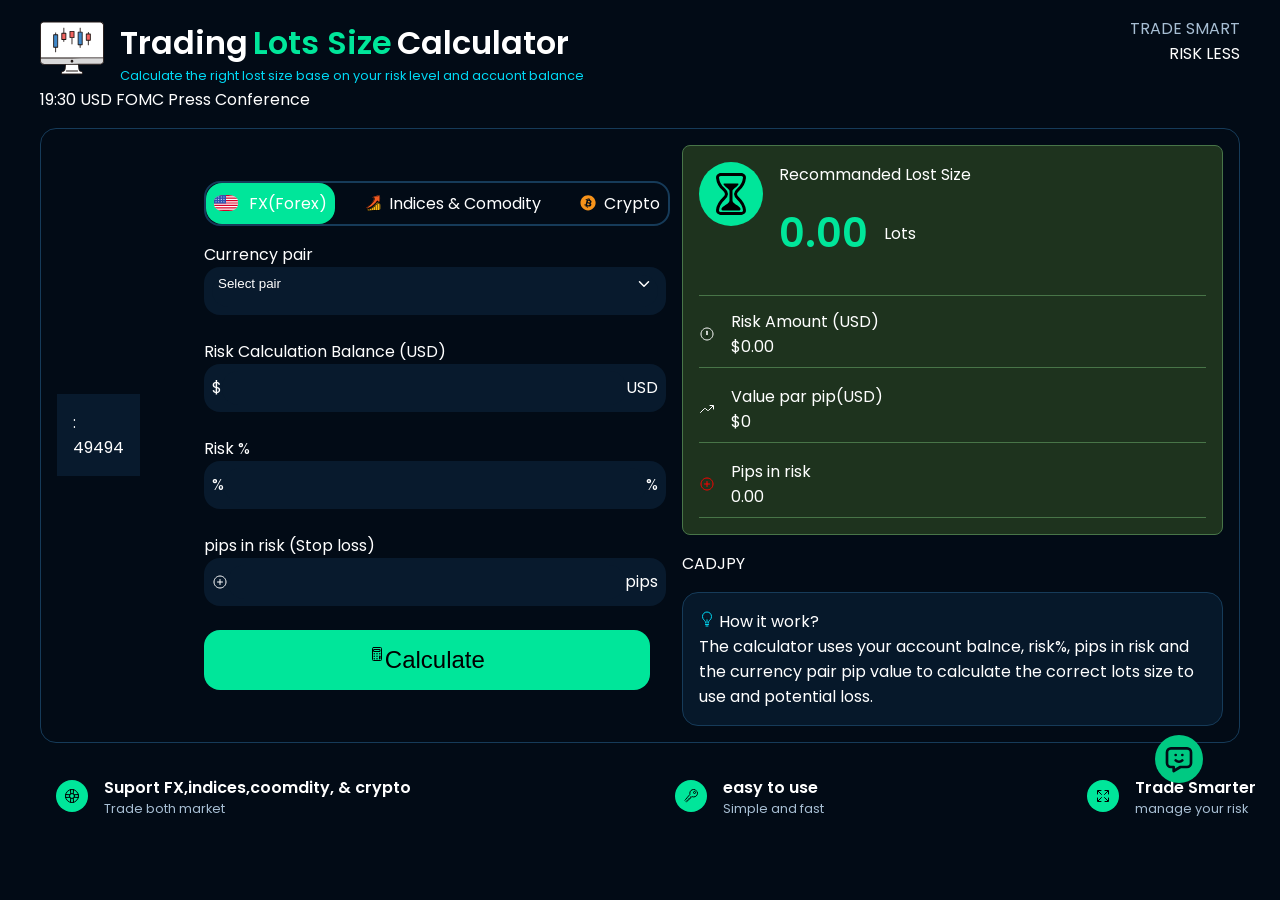
<file: index.html>
<!DOCTYPE html>
<html lang="en">
<head>
  <meta charset="UTF-8">
  <meta name="viewport" content="width=device-width, initial-scale=1.0">
 <link rel="preconnect" href="https://fonts.googleapis.com">
<link rel="preconnect" href="https://fonts.gstatic.com" crossorigin>
<link href="https://fonts.googleapis.com/css2?family=Poppins:ital,wght@0,100;0,200;0,300;0,400;0,500;0,600;0,700;0,800;0,900;1,100;1,200;1,300;1,400;1,500;1,600;1,700;1,800;1,900&display=swap" rel="stylesheet">

  <link rel="stylesheet" href="index.css">
  <title>Document</title>
</head>
<body>

<div class="container" >
<div id="calculatorpage" class="page">



  <header>
<div class="head-text-and-image">
  <div class="top-head">
        <img class="top-logo trade-image" src="logo & flag/STOCK.svg" alt="logo">

  </div>

<div class="head-text-rap">

<span class="heade-text">Trading <span class="lots-size-text">Lots Size </span>  Calculator </span>

  <p class="header-description">Calculate the right lost size base on your risk level and accuont balance</p>
</div>
</div>
 
  
<div class="right-text">
  <span>TRADE SMART</span>
<span class="risk-less">RISK LESS</span>
</div>

<div class="top-head topmeanu">
  <img class="top-logo " src="icons/menu-svgrepo-com (4).svg" alt="">

</div>
  </header>

  <!-- news -->
<div class="news-container">
  <div class="news">
<span>19:30
USD		
FOMC Press Conference</span>
  </div>
  
  </div>
<!-- news end -->


<!-- main-feature -->
<div class="mainpage">


<!--  market selection-->
  <div class="pairselcted">
    <!-- <span class="currencyselcted">no pair</span>: -->
    <span id="pairsymbol">:</span>
    <span id="liveprice">49494</span>
  </div>

  <div class="brokerandprop-display">

  </div>





<div class="market-selection">

<div class="disable-confirmation">
  <p class="thefx"></p><p class="thedity"></p> <p class="thepto"></p>
</div>

<div class="market-rap">

  <div class="market fx"><img class="flag"src="logo & flag/US.svg" alt=""><span class="market-leection">FX(Forex)</span></div>

<div class="market inds"> 
  <img class="icons" src="icons/strend.svg" alt=""> <span class="market-leection">Indices & Comodity</span> 
</div>

<div class="market cryp"> <img class="icons" src="icons/CRYPTO.svg" alt=""> <span class="market-leection" >Crypto</span></div>



</div>

<!-- market selection end -->



<!-- forex -->






<div class="mainfeature">





<div>
    <label for=" Currncy pair" class="pairs"></label>
<div class="inputs">
   <button  type="button" class="btn input-text" id="select-pair">

    <span class="currency"></span>
     <img class="btn-image" src="icons/chevron-down-outline (1).svg" alt="">
  
  </button>
</div>
 

</div>











<div>
  <label for=""> Risk Calculation Balance (USD)</label>
<div class="inputs">$
<input type="number" name="" id="balance">
<span>USD</span>
</div>
<div class="save-balance-rap">
 <button class="save-balance"></button> 
</div>

</div>


<div>
  <label for="">Risk %</label>
<div class="inputs">%
  <input class="input-text" type="number" id="Risk">
  <span>%</span>
</div>
</div>

<div>
  <label for="">pips in risk (Stop loss)</label>
<div class="inputs">
  <img class="icons" src="icons/add-circle-outline.svg" alt="">
  <input class="input-text" type="number" id="pips">
  <span>pips</span>
</div>
</div>







<button class="calculate-btn"> 
  <img class="icons" src="icons/calculator-outline.svg" alt=""> Calculate
</button>



</div>

</div>



<div class="blur"> 
    
<ul  class="ul-page" id="forex">
  <!-- major pairs -->
   <!-- <li class="currency-piars">Currency piars</li> -->

   
<li class="list" onclick="gatedata('GBP/USD')" ><img class="flag"  src="logo & flag/GB.svg" alt=""><img class="flag"  src="logo & flag/US.svg" alt="">GBPUSD</li>

<li class="list" onclick="gatedata('EUR/USD')"><img class="flag"  src="logo & flag/EU.svg" alt=""><img class="flag" src="logo & flag/US.svg" alt="">EURUSD</li>


<li class="list"  onclick="gatedata('AUD/USD')"><img class="flag"  src="logo & flag/AU.svg" alt=""><img class="flag" src="logo & flag/US.svg" alt="">AUDUSD</li>

<li class="list"  onclick="gatedata('NZD/USD')"><img class="flag"  src="logo & flag/NZ.svg" alt=""><img class="flag"  src="logo & flag/US.svg" alt="">NZDUSD</li>

<li class="list"  onclick="gatedata('USD/JPY')"><img class="flag"  src="logo & flag/US.svg" alt=""><img class="flag" src="logo & flag/JP.svg" alt="">USDJPY</li>

<li class="list" onclick="gatedata('USD/CHF')" ><img class="flag"  src="logo & flag/US.svg" alt=""><img class="flag" src="logo & flag/CH.svg" alt="">USDCHF</li>

<li class="list" onclick="gatedata('USD/CAD')" > <img class="flag"  src="logo & flag/US.svg" alt=""><img class="flag"  src="logo & flag/CA.svg" alt="">USDCAD</li>
<!-- major pairs end -->

<!-- minor pairs -->
 <li class="list" onclick="gatedata('CAD/JPY')" ><img class="flag"  src="logo & flag/CA.svg" alt=""><img class="flag"  src="logo & flag/JP.svg" alt="">CADJPY</li>

 <li class="list" onclick="gatedata('GBP/AUD')" ><img class="flag"  src="logo & flag/GB.svg" alt=""><img class="flag" src="logo & flag/AU.svg" alt="">GBPAUD</li>

 <li class="list" onclick="gatedata('GBP/CAD')" ><img class="flag"  src="logo & flag/GB.svg" alt=""><img class="flag" src="logo & flag/CA.svg" alt="">GBPCAD</li>

 <li class="list" onclick="gatedata('AUD/JPY')" ><img class="flag"  src="logo & flag/AU.svg" alt=""><img class="flag" src="logo & flag/JP.svg" alt="">AUDJPY</li>

 <li class="list" onclick="gatedata('GBP/NZD')" ><img class="flag"  src="logo & flag/GB.svg" alt=""><img class="flag" src="logo & flag/NZ.svg" alt="">GBPNZD</li>
 <li class="list" onclick="gatedata('GBP/CHF')" ><img class="flag"  src="logo & flag/GB.svg" alt=""><img class="flag" src="logo & flag/CH.svg" alt="">GBPCHF</li>
  <li class="list" onclick="gatedata('NZD/JPY')" ><img class="flag"  src="logo & flag/NZ.svg" alt=""><img class="flag" src="logo & flag/JP.svg" alt="">NZDJPY</li>
 <li class="list" onclick="gatedata('AUD/CAD')" ><img class="flag"  src="logo & flag/AU.svg" alt=""><img class="flag" src="logo & flag/CA.svg" alt="">AUDCAD</li>
 <li class="list" onclick="gatedata('GBP/JPY')" ><img class="flag"  src="logo & flag/GB.svg" alt=""><img class="flag" src="logo & flag/JP.svg" alt="">GBPJPY</li>
  <li class="list" onclick="gatedata('EUR/AUD')" ><img class="flag"  src="logo & flag/EU.svg" alt=""><img class="flag" src="logo & flag/AU.svg" alt="">EURAUD</li>
<li class="list" onclick="gatedata('EUR/GBP')" ><img class="flag"  src="logo & flag/EU.svg" alt=""><img class="flag" src="logo & flag/GB.svg" alt="">EURGBP</li>
 <li class="list" onclick="gatedata('AUD/CHF')" ><img class="flag"  src="logo & flag/AU.svg" alt=""><img class="flag" src="logo & flag/CH.svg" alt="">AUDCHF</li>
 <li class="list" onclick="gatedata('NZD/CAD')" ><img class="flag"  src="logo & flag/NZ.svg" alt=""><img class="flag" src="logo & flag/CA.svg" alt="">NZDCAD</li>
 <li class="list" onclick="gatedata('EUR/JPY')" ><img class="flag"  src="logo & flag/EU.svg" alt=""><img class="flag" src="logo & flag/JP.svg" alt="">EURJPY</li>
 <li class="list" onclick="gatedata('NZD/CHF')" ><img class="flag"  src="logo & flag/NZ.svg" alt=""><img class="flag" src="logo & flag/CH.svg" alt="">NZDCHF</li>
 <li class="list" onclick="gatedata('EUR/CAD')" ><img class="flag"  src="logo & flag/EU.svg" alt=""><img class="flag" src="logo & flag/CA.svg" alt="">EURCAD</li>

 <li class="list" onclick="gatedata('CHF/JPY')" ><img class="flag"  src="logo & flag/CH.svg" alt=""><img class="flag" src="logo & flag/JP.svg" alt="">CHFJPY</li>
  <li class="list" onclick="gatedata('EUR/CHF')" ><img class="flag"  src="logo & flag/EU.svg" alt=""><img class="flag" src="logo & flag/CH.svg" alt="">EURCHF</li>
   <li class="list" onclick="gatedata('EUR/NZD')" ><img class="flag"  src="logo & flag/EU.svg" alt=""><img class="flag" src="logo & flag/NZ.svg" alt="">EURNZD</li>
  <li class="list" onclick="gatedata('EUR/NZD')" ><img class="flag"  src="logo & flag/CA.svg" alt=""><img class="flag" src="logo & flag/CH.svg" alt="">CADCHF</li>

<!-- minor pairs end -->
</ul>

<!-- forex end-->

<!-- comodity-->

<div class="ul-page" id="indices">

  <ul >
    <li class="list"> <img class="icons" src="icons/gold-ingots-gold-svgrepo-com.svg" alt="">XAUUSD</li>
    <li class="list"> <img  class="icons" src="icons/hourglass-outline.svg" alt="">USIOL</li>
   <li class="list"><img class="icons" src="images/nas100.png" alt="">NAS100</li>
   <li class="list"><img class="icons"  src="images/jp225.png" alt="">JP225</li>
  <li><img class="icons" src="images/ger40.png" alt="">GER40</li>
  <li><img class="icons" src="images/us30.png" alt="">US30</li>
  <li><img class="icons"  src="images/UK100.png" alt="">UK100</li>
<li> <img class="icons" src="images/spx500.png" alt="">SXP500</li>


  </ul>
</div>

 <!-- comodity end -->

<!-- crypto -->

<ul class="ul-page" id="crypto">
  <li class="list"><img class="icons" src="icons/CRYPTO.svg" alt="">BTCUSD (Bitcoin)</li>
  <li class="list"><img class="icons" src="icons/eth-svgrepo-com.svg" alt="">ETHUSD (Etherum)</li>
</ul>
<!-- crypto end-->


<!-- indices -->


<!-- indices end-->
</div>


<div class="allplatform">
  <div class="choose-platform">
  <span class="platform">Brokers</span>
  <span class="platform">Propfirms</span>
</div>


<!-- brokers -->
<div class="brokers">
<ul class="ul-platforms">
  <li><img class="brokerandprop-image" src="images/broker/ic market.jpg" alt=""> IC Markets</li>
  <li><img class="brokerandprop-image" src="images/broker/HFM market.png" alt="">HFM</li>
  <li><img class="brokerandprop-image" src="images/broker/octafx.png" alt="">OctaFX</li>
  <li><img class="brokerandprop-image" src="images/broker/exness.jpg" alt="">Exness</li>
  <li> <img  class="brokerandprop-image" src="images/broker/XM market.png" alt="">XM</li>
  <li><img  class="brokerandprop-image" src="images/broker/fb market.png" alt="">FP Markets</li>
  <li><img class="brokerandprop-image" src="images/broker/pepperstone.png" alt="">Pepperstone</li>
</ul>

</div>

<!-- brokers end -->



<!-- propfirm -->
 <div class="prop">
<ul class="ul-platforms">
  <li><img class="brokerandprop-image" src="images/Propfirm/FTMO.png" alt="">FTMO</li>
  <li><img class="brokerandprop-image" src="images/Propfirm/the50ers.png" alt="">The5ers</li>
  <li><img class="brokerandprop-image" src="images/Propfirm/funding pips.jpg" alt="">Funding Pips</li>
  <li><img class="brokerandprop-image" src="images/Propfirm/maving.jpg" alt="">Maven </li>
  <li><img class="brokerandprop-image" src="images/Propfirm/goat funded.jpg" alt="">Goat Funded</li>
  <li><img class="brokerandprop-image" src="images/Propfirm/aqua funded.png" alt="">Aqua Funded</li>
  <li><img class="brokerandprop-image" src="images/Propfirm/blueberry.jpg" alt="">Blueberry Funded</li>
  <li><img class="brokerandprop-image" src="images/Propfirm/Equity edge.png" alt=""> Equity Edge</li>
  <li><img class="brokerandprop-image" src="images/Propfirm/atlas funded.jpg" alt="">Atlas Funded</li>
  <li><img class="brokerandprop-image" src="images/Propfirm/blue guardian.jpg" alt="">Blue Guardian</li>
  <li><img class="brokerandprop-image" src="images/Propfirm/E8 market.jpg" alt="">E8 Markets</li>
  <li><img class="brokerandprop-image" src="images/Propfirm/apha funded.jpg" alt="">Alpha Capital</li>
 </ul>


 </div>
 <!-- profirm end -->

</div>





<!-- mainfeature end -->










<!-- display result -->
 <div class="resut-and-description">


 <div class="result-page">



 <div class="recomad">
   <img class=" counts-image" src="icons/hourglass-outline.svg" alt="">

<div class="reconad-and-lots">
<span>Recommanded Lost Size</span>

<div class="lots-size-rap">
   <span class="lots-size">0.00</span> <span>Lots</span>
</div>

</div>

 </div>



<div class="risk-details">


 <div  class="result-proparty top">
  <img class="icons" src="icons/alert-circle-outline.svg" alt="">
  <div class="resuts">
    <p>Risk Amount (USD)</p>
<span class="riskamount">$0.00</span>
  </div>

 </div>

<div  class="result-proparty">
  <img class="icons" src="icons/trending-up-outline.svg" alt="">
  <div class="resuts">
    <p>Value par pip(USD)</p>
<span class="pips-par-value">$0</span>
  </div>

</div>

<div class="result-proparty">
  <img class="icons" src="icons/add-circle-inred.svg" alt="">

  <div class="resuts">
    <p>Pips in risk</p>
<span class="pips-in-risk">0.00</span>
  </div>

</div>

 
</div>
 </div>
<!-- display result end -->
<div class="checkit">
  CADJPY
</div>
<!-- description -->

<div class="description home-page">


  <div class="descrpt-head">
  <img class="icons" src="icons/bulb-outline.svg" alt="">
<span>How it work?</span>
</div>

<p>The calculator uses your account balnce, risk%, pips in risk and the currency pair pip value to calculate the correct lots size to use and potential loss.</p>
</div>


 </div>
 <!-- description end -->

</div>










<!-- <div >

</div> -->
 <footer>


  <div class="footer-texts">
    <div>
      <img class="icons footer-images" src="icons/help-buoy-outline.svg" alt="">
    </div>

     <div >
      <span class="foooter-desc">Suport FX,indices,<span>coomdity, & crypto</span></span>
  <P>Trade both market</P>
     </div>

  </div>

 



  <div class="footer-texts">
    <div>
       <img class="icons footer-images" src="icons/key-outline.svg" alt="">
    </div>
    
     <div>

       <span>easy to use</span>
  <p>Simple and fast</p>
     </div>
 
  </div>
 




  <div class="footer-texts">
    <div>
      <img class="icons footer-images" src="icons/smart-outline.svg" alt="">
    </div>

<div>
   <span>Trade Smarter</span>
  <p>manage your risk</p>
</div>
 
  </div>





 </footer>



</div>



<!-- nav & maasage icone-->

<div class="massage">
  <img  class="top-logo" src="icons/message-chatbot.svg" alt="">

</div>

<div id="informationpage" class="page" hidden>
<div class="description">


  <div class="descrpt-head">
  <img class="icons" src="icons/bulb-outline.svg" alt="">
<span>How it work?</span>
</div>

<p>The calculator uses your account balnce, risk%, pips in risk and the currency pair pip value to calculate the correct lots size to use and potential loss.</p>
</div>
</div>
</div>
<nav>

  <div  class="nav-property">
    
     <img  class="icons nav-image calculator-page"id="" onclick="showpage('calculatorpage')" src="icons/calculator-nav.svg" alt="">
   
    <img class="icons nav-image calculator-page-two" id="" src="icons/calculator-nav2.svg" alt="">
<span class="nav-text calculator-page"  onclick="showpage('calculatorpage')" id="Calculate">Calculator</span>
  </div>

<!-- <input type="search" name="" id="searchinput"><button class="search">search</button> -->

<div class="nav-property">

     <img class="icons nav-image infor-page" onclick="showpage('informationpage')" src="icons/alert-circle-outline.svg" alt="">
  
  <img class="icons nav-image infor-page-two" src="icons/alert-nav.svg">

<span  class="nav-text infor-page" onclick="showpage('informationpage')" id="Infor">Infor</span>
</div>

</nav>





  <script src="index.js"></script>
</body>
</html
</file>
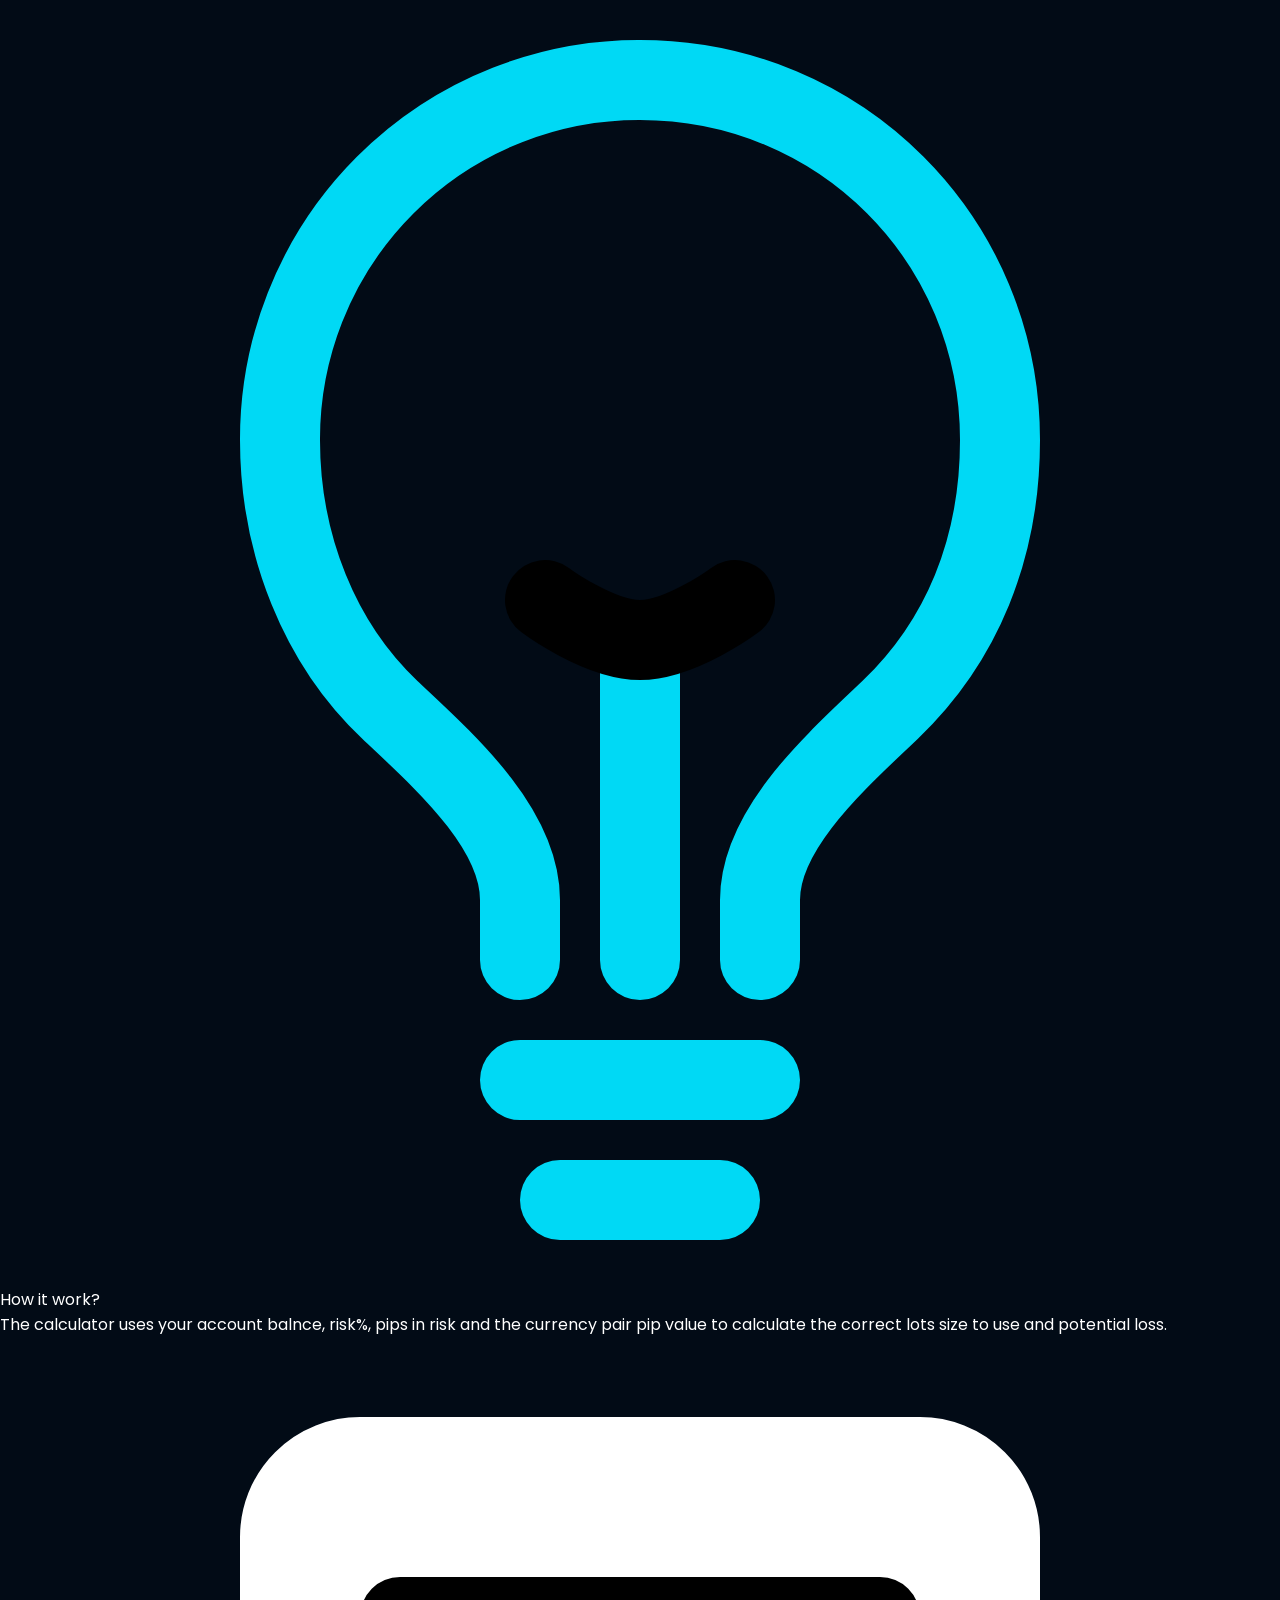
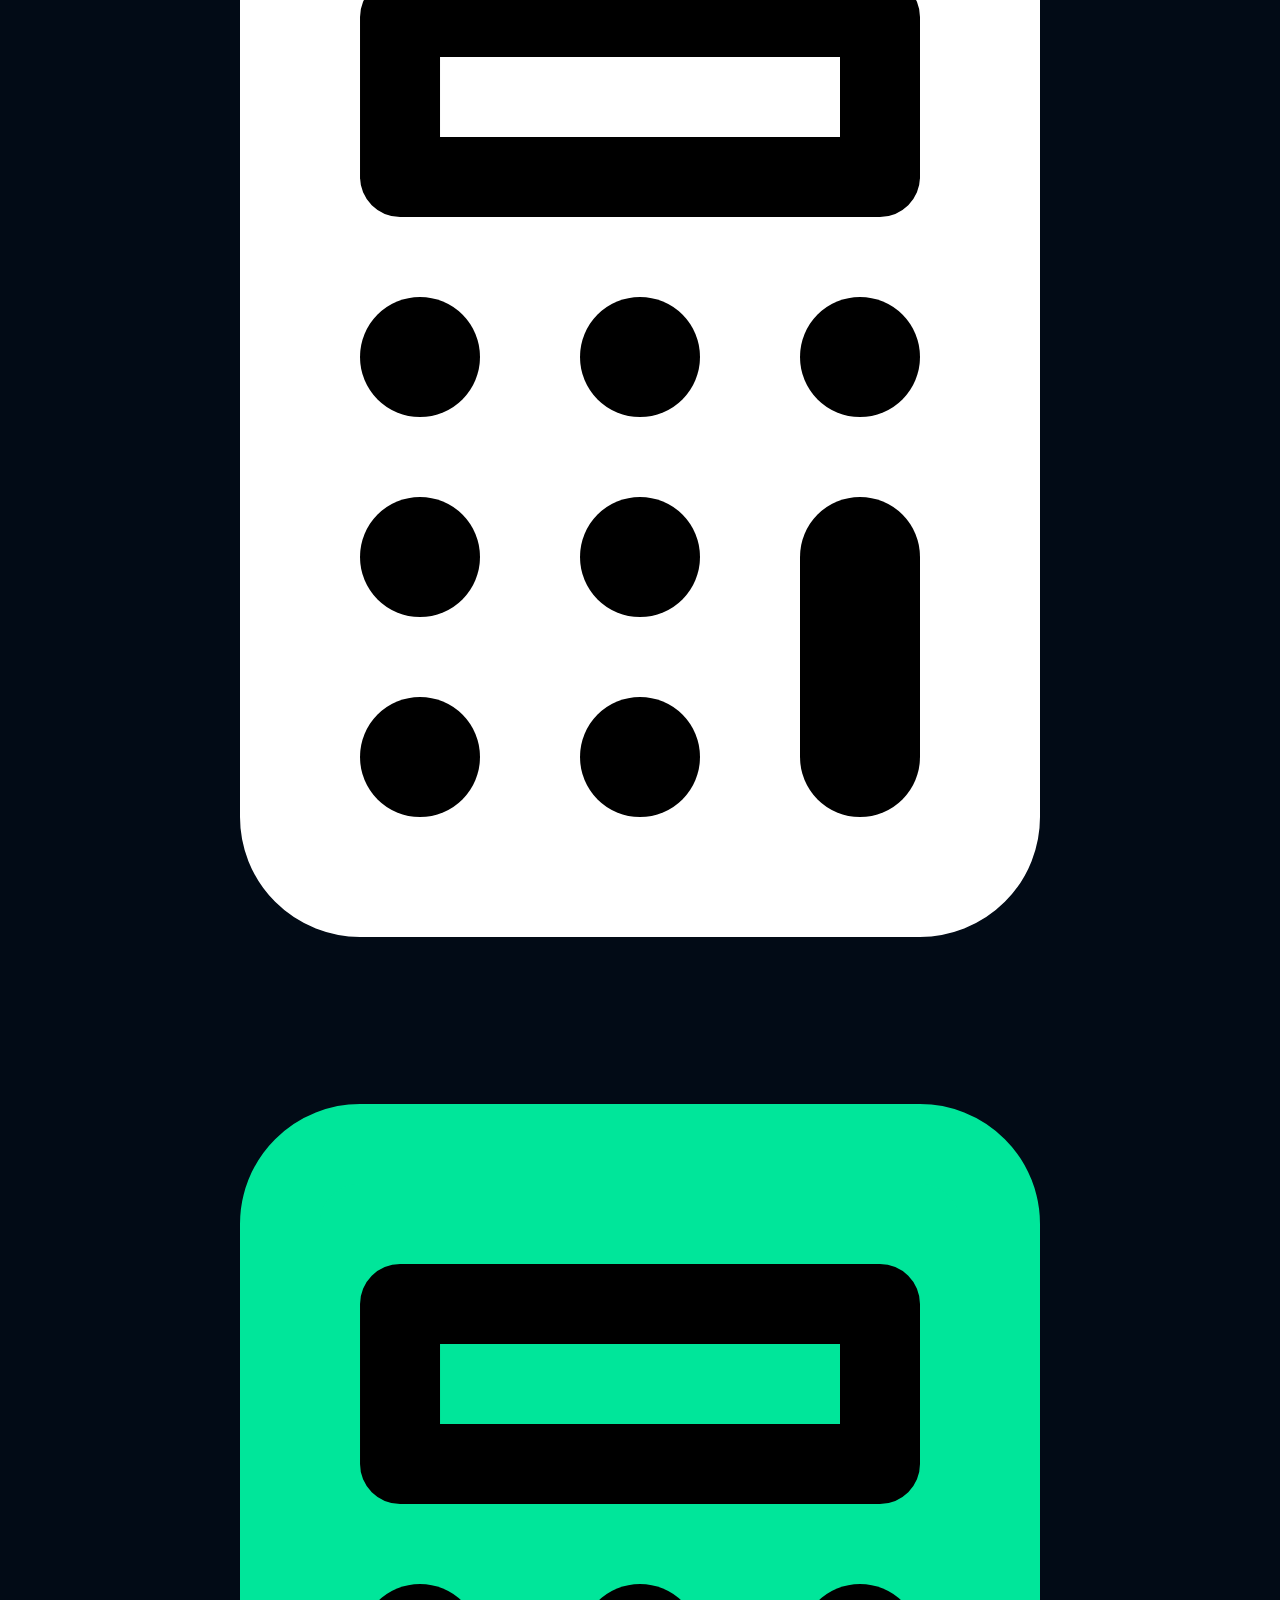
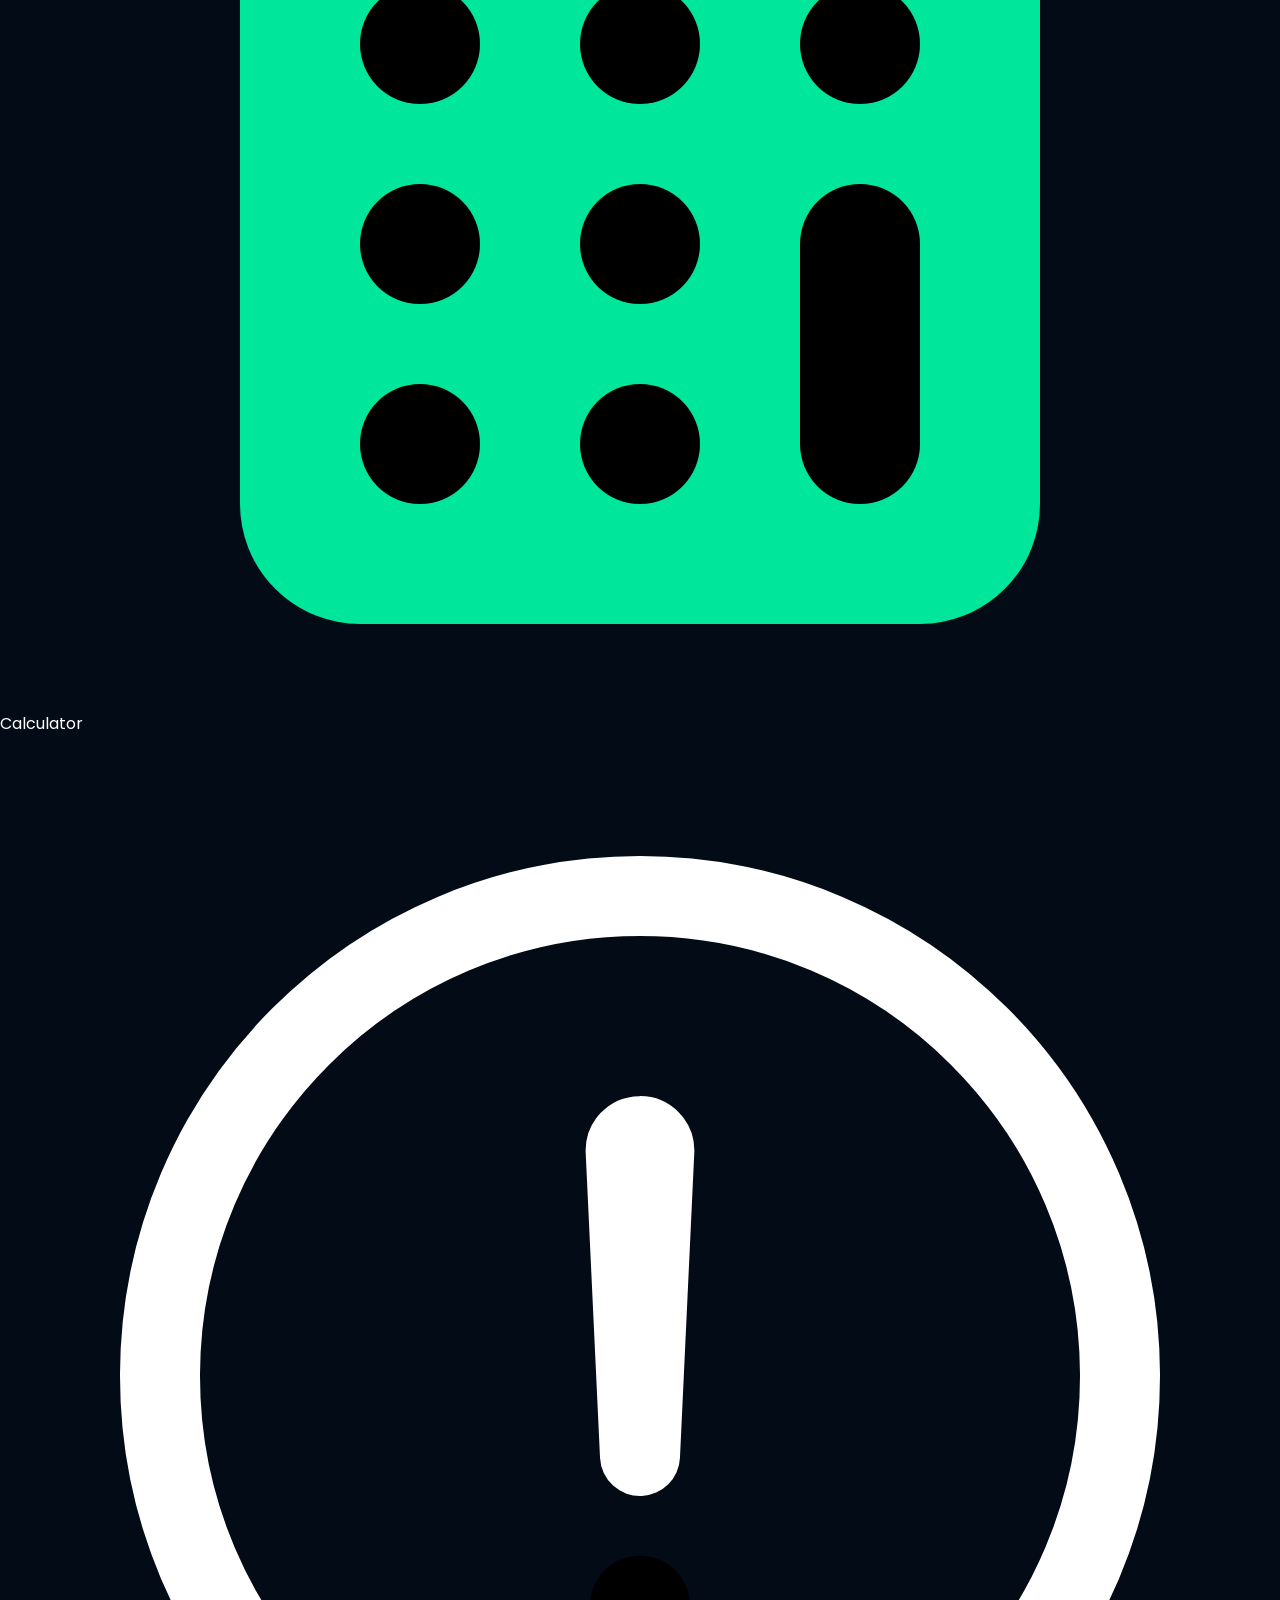
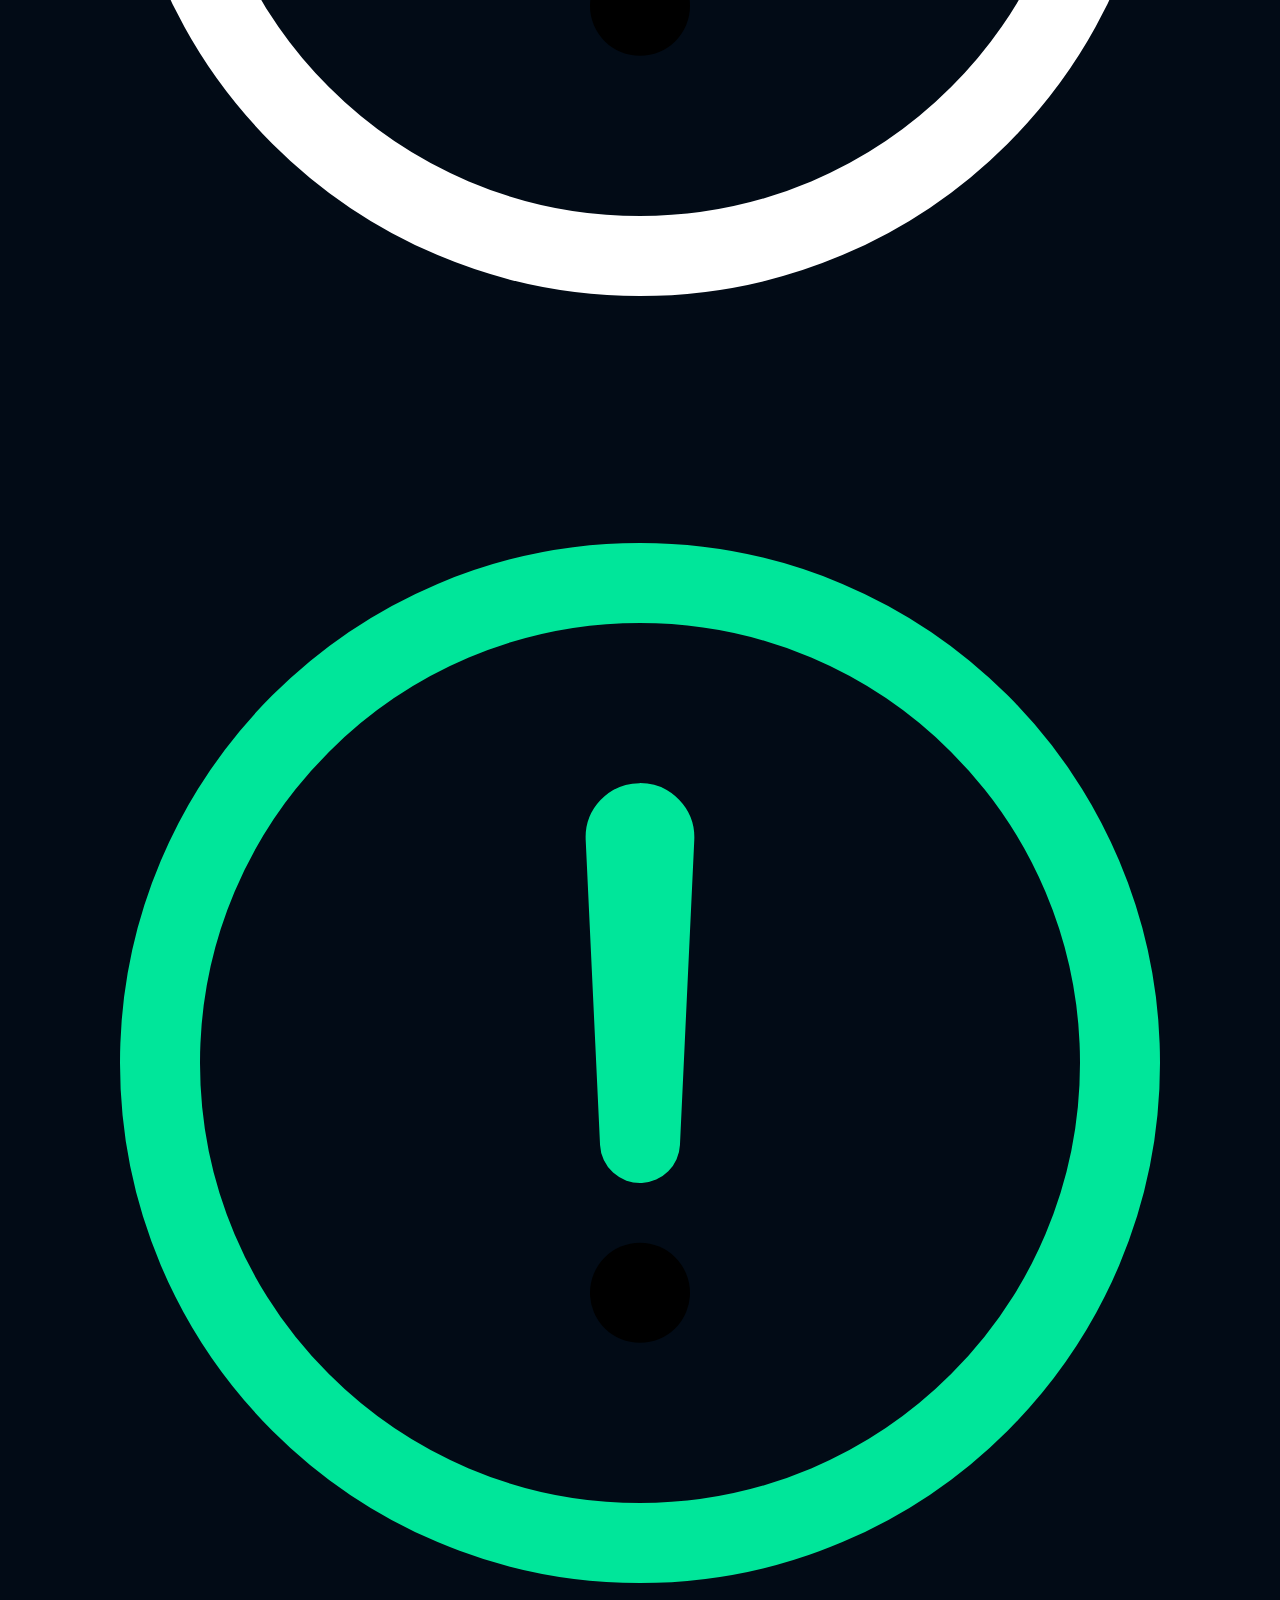
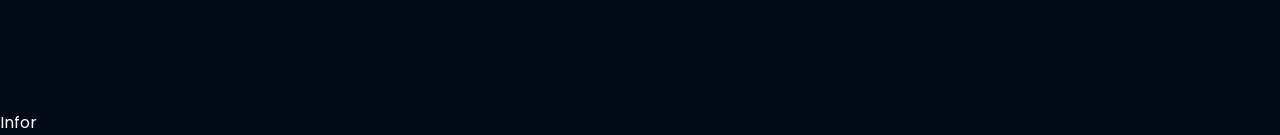
<file: infor.html>
<!DOCTYPE html>
<html lang="en">
<head>
  <meta charset="UTF-8">
  <meta name="viewport" content="width=device-width, initial-scale=1.0">
   <link rel="preconnect" href="https://fonts.googleapis.com">
<link rel="preconnect" href="https://fonts.gstatic.com" crossorigin>
<link href="https://fonts.googleapis.com/css2?family=Poppins:ital,wght@0,100;0,200;0,300;0,400;0,500;0,600;0,700;0,800;0,900;1,100;1,200;1,300;1,400;1,500;1,600;1,700;1,800;1,900&display=swap" rel="stylesheet">
<link rel="stylesheet" href="infor.css">
  <title>information</title>
</head>
<body>
  







<div class="description">


  <div class="descrpt-head">
  <img class="icons" src="icons/bulb-outline.svg" alt="">
<span>How it work?</span>
</div>

<p>The calculator uses your account balnce, risk%, pips in risk and the currency pair pip value to calculate the correct lots size to use and potential loss.</p>
</div>




<nav>

  <div  class="nav-property">
    <a href="index.html"> <img  class="icons nav-image calculator-page"  id="" onclick="calculatepage()" src="icons/calculator-nav.svg" alt=""></a>
   

    <img class="icons nav-image calculator-page-two" id="" onclick="calculatepagecolored()" src="icons/calculator-nav2.svg" alt="">
<span class="nav-text " id="Calculate">Calculator</span>
  </div>



<div class="nav-property">
  <a href="infor.html"><img class="icons nav-image infor-page" onclick="inforpage()" src="icons/alert-circle-outline.svg" alt=""></a>
  
  <img class="icons nav-image infor-page-two" onclick="inforpagecolored()"  src="icons/alert-nav.svg">
<span  class="nav-text " id="Infor">Infor</span>
</div>

</nav>

  <script src="index.js"></script>
</body>
</html>
</file>
<file: index.css>
/* Global */

:root {
  /* colore */
  --bg-main-color: #020B16;
  --bg-card: #06182A;
  --bg-input: #081A2D;
  --primary: #00E69A;
  --primary-hover: #00C982;
  --border: #163B59;
  --text-color: #ffffff;
  --small-text-colore: #A7BED3;
  --smalltex-head-color: #00D9F5;
  --danger-color: #FF4D4D;


  /* font size */

  ---bigsize-2-5:2.5rem;
  --meduimsize-2rem:2rem;
  ---smallsize-1-5:1.5rem;
  ---smallest-1:1rem;
}
body{
  margin: 0px;
  padding: 0rem;
  box-sizing: 0rem;
background-color: var(--bg-main-color);
color: var(--text-color);
font-family: 'poppins', sans-serif;
}

p{
  margin: 0rem;
}


.container{
  margin:  0 auto;
  max-width: 1200px;
}


/* Global end */

/* header */

header{
  display: flex;
  gap: 2rem;
  width: 100%;
  justify-content: space-between;
  margin-top: 1rem;
}
.heade-text {
  color: var(--text-colore);
  font-size: var(--meduimsize-2rem);
display: flex;
align-items: center;
width: 100%;
gap: 0.3rem;
font-weight: 600;
}


.lots-size-text{
  color: var(--primary);
}

.header-description{
color: #00D9F5;
margin: 0px;
font-size: 0.8rem;
}

.top-logo{
  width: 2rem;
  height: 2rem;
}

.head-text-rap{
  display: flex;
  flex-direction: column;
  align-items: center;
}
.head-text-and-image{
  display: flex;
  align-items: center;
  gap: 1rem;
}

.trade-image{
  width: 4rem;
  height: 4rem;
  
}





.right-text{
  display: flex;
  flex-direction: column;
  color: var(--small-text-colore);
}

.risk-less{
color: var(--text-color);
display: flex;
align-self: flex-end;
}

/* header end */



/* main feature */

.icons{
  width: 1rem;
}
.brokerandprop-image{
  width: 2rem;
  height: 2rem;
  border-radius: 1rem;
}

.fi{
 
}

.flag{ 
  border-radius: 40%;
  margin-right: 0.2rem;
  width: 1.5rem;
}



li{
  background-color: var(--bg-card);
  padding: 0.2rem;
 margin-bottom: 0.5rem;
 display: flex;
 align-items: center;
 gap: 0.3rem;
 
}

.counts-image{
width: 3rem;
background-color: var(--primary);
border-radius: 50%;
padding: 0.5rem;
display: flex;
align-self: flex-start;
}


.market{
  display: flex;
  align-items: center;
  gap: 0.5rem;
  cursor: pointer;
  /* background-color: var(--primary); */
}
.market-selection{
width: 60rem;
}

.market-rap{
  display: flex;
  padding: 0.5rem;
  border:  2px solid var(--border);
  width: 100%;
  align-items: center;
  justify-content: space-between;
  border-radius: 1rem;
  margin-bottom: 1rem;
}



ul,.allplatform{
  background-color: var(--bg-input);
  width: 20rem;
  display: flex;
  flex-direction: column;
  gap: 1rem;
  border:1px solid var(--border);
  padding: 1rem;
  max-height: 20rem;
  overflow: scroll;
  scrollbar-width: none;
  position: fixed;

  left: 50%;
  transform: translate(50%,-50%);
}
.ul-platforms{
  border: 0;
  left: 50%;
  
  transform: translate(-50%);

}

.allplatform{
  display: none;
max-height: 30rem;
}

li{
  list-style: none;
  align-content: center;
  display: flex;
  cursor: pointer;
}

.btn-image{
width: 1rem;

}

.btn{

  background-color: var(--bg-input);
  color: var(--text-color);
border: 0;
  width: 100%;
  
  display: flex;
  align-content: center;
justify-content: space-between;
height: 2rem;
border-radius: 1rem;


}

.ul-page{
display: none;
  
}

.currency{
  display: flex;
align-items: center;
gap: 0.3rem;
}
.inputs{
  display: flex;
  align-items: center;
  background-color: var(--bg-input);
width:100% ;
height: 2rem;
justify-content: space-between;
border-radius: 1rem;
padding: 0.5rem;
}
input{
  background-color: var(--bg-input);
  border: 0;
  outline: none;
  color: var(--text-color);
height: 100%;
width: 100%;
border-radius: 1rem;
}

.calculate-btn{
  display: flex;
  align-content: center;
  background-color: var(--primary);
  border: 0;
  padding: 1rem;
  width: 100%;
  justify-content: center;
  font-size: var(---smallsize-1-5);
border-radius: 1rem;
}
.calculate-btn:active{
  background-color: var(--primary-hover);
}

.mainfeature
{
  display: flex;
  flex-direction: column;
  gap: 1.5rem;
 
   
}

 
.mainpage{
 

  display: flex;
  gap: 2rem;
  align-items: center;
border: 1px solid var(--border);
padding: 1rem;
border-radius: 1rem;
margin: 1rem 0rem 1rem 0rem;
}

/* main featur end */






/* display result  */

.recomad{
  display: flex;
  align-items: center;
  gap: 1rem;
  padding: 1rem;
}


.lots-size{
  font-size: var(---bigsize-2-5);
  color: var(--primary);
    display: flex;
  justify-content: flex-start;
  font-weight: 600;
  
}

.reconad-and-lots{
  display: flex;
  flex-direction: column;
  /* align-items: center; */
  gap: 1rem;
}



.lots-size-rap{
  display: flex;
  align-items: center;
  gap: 1rem;
}

footer{
  display: flex;
  justify-content: space-between;
  width: 100%;
  font-size: 0.8rem;
  color: var(--small-text-colore);
  padding: 1rem;
}


.footer-images{
  background-color: var(--primary);
  padding: 0.5rem;
  border-radius: 50%;
  display: flex;
  justify-content: center;
}

.footer-texts{
  display: flex;
  
  gap: 1rem;
  align-items: center;
}
footer span{
  font-size: var(---smallest-1);
  font-weight: 600;
  color: var(--text-color);
}

.description{
  background-color: var(--bg-card);
  border: 1px solid var(--border);
  border-radius: 1rem;
  padding: 1rem;
}

/* .descrpt-head{
 display: flex;
 align-content: center;
 color: var(--smalltex-head-color);
 gap: 1rem;
} */

.result-page{
 background-color: #1e331e;
 border: 1px solid #487548;
 border-radius: 0.5rem;

}


.resut-and-description{
  display: flex;
  flex-direction: column;
  width: 100%;
gap: 1rem;

}


.result-proparty{
  display: flex;
  align-items: center;
  gap: 1rem;
   /* margin-bottom: 1rem; */
  border-bottom: 1px solid #487548;
  margin: 1rem;
   padding-bottom: 0.5rem;
}

.top{
   border-top: 1px solid #487548;
  padding-top: 0.8rem;
}

/* display result  end */

.massage{
  position: fixed;
  right: 6%;
  bottom: 13%;
  background-color: var(--primary-hover);
  padding: 0.5rem;
  border-radius: 50%;
  width: 2rem;
  height: 2rem;
  align-content: center;
  display: flex;
  justify-content: center;
  align-items: center;
  cursor: pointer;
}

.nav-property,.topmeanu{
  display: none;
}
.Calculate,.Info{
  color: var(--primary);
}
/* {
  display: none;
} */

ul{
/* position: fixed;
left: 50%;
transform: translate(-50%);
top: 10%; */
/* z-index: 1; */
}

.green{
  background-color: #00E69A;
  padding: 0.5rem;
  border-radius: 1rem;
  margin: -0.5rem;
  
}

.greennav{
color: var(--primary);
}

.disable-confirmation{
  display: none;

}

.blur{
  position: fixed;
 top: 1%;
 width: 100%;
 height: 100%;
  backdrop-filter: blur(5px);
  display: none;
}


.pairselcted{
  background-color: var(--bg-input);
  padding: 1rem;
}


/* save balance */

.save-balance{
  border: 0;
  background-color: var(--primary);
  color: var(--bg-main-color);
  border-radius: 1rem;
  display: flex;
  justify-self: flex-end;
  margin-right: 1rem;
  margin-top: 0.1rem;
  
}

.save-balance:active{
  background-color: var(--primary-hover);
}

.save-balance-rap{
  display: none;
}

/* save balance end */

/* news */
.news-container{
overflow: hidden;
}

/* platforms */

.choose-platform{
  display: flex;
  justify-content: space-between;
  width: 20rem;
  border: 2px solid var(--border);
  padding: 0.5rem;
  border-radius: 2rem;
  font-weight: 600;
 
  
}

.platform{
  cursor: pointer;
}


/* platforms end */




/* .news{
  position: relative;
  white-space: nowrap;
  animation: move 8s linear infinite;
}

@keyframes move{
from{
  transform: translateX(100%);
}

to{
 transform: translateX(-100%);
}
} */

.news-container{
  overflow: hidden;
}

.news{
  position: relative;
  white-space: nowrap;
  animation: move 10s linear infinite;
}

@keyframes move{
  from{
    transform: translateX(100%);
  }
to{
  transform: translateX(-100%);
}
}




/* news end */

























/* Responsive desing */

/* with 600-800px*/


/* with 400-600px */
@media(max-width: 37.5rem){
/* 600/16 -37.5rem */
html{
font-size:80%;
}
.container{
  width: 90%;
}

.mainpage{
  display: flex;
  flex-direction: column;
  border: 0;
  align-items: center;
  /* width:90% ; */
}

.market-selection{
  width: 100%;
  align-items: center;
 
}




.trade-image{
  width: 100%;

  
}

.topmeanu{
  display: inline;
}
/* .risk-details{
  display: flex;
  justify-content: space-between;
  border-top: 1px solid #487548;
} */

.result-proparty{
border-bottom: 0;
border: 1px solid #487548;
background-color: #1e2e1e;
padding: 1rem;
border-radius: 1rem;
display: flex;
text-align: center;
gap: 1rem;
}

.resuts{
  display: flex;
  width: 100%;
  justify-content: space-between;
  align-items: center;
  /* flex-direction: column; */
  /* align-items: center; */

}
header{
  width: 100%;
  display: flex;
  align-items: center;
  margin: 1rem ;
}
.mainfeature{
  width: 100%;
  
}

.inputs{
  width: auto;
  height: 100%;
}

.btn{
  height: 100%;
}

ul{
 
  width: 90%;

}

.allplatform{
  position: fixed;

  left: 50%;
  transform: translate(-50%);
min-height: 15rem;
}

.foooter-desc{
  align-content: center;
 
  display: flex;
  flex-direction: column;
}


.footer-texts span{
  font-size: 1rem;
}

.right-text{
  display: none;
}

.calculate-btn{
  display: flex;
  /* align-self: center; */
  
  align-content: center;
 
}


.market-rap{
  height: 100%;
  width: auto;
}

header{
  width: auto;
}
/* footer{
  display: flex;
  flex-direction: column;
} */

nav{
  display: flex;
  justify-content:space-around;
  position: fixed;
  bottom: 0;

 width: 100%;
  background-color: var(--bg-main-color);
  height: 3rem;
  justify-self: center;
  padding: 0rem 2rem 2rem 2rem;
  border-top:  1px solid var(--border);
}
.nav-property{
  display: flex;
  align-items: center;
  flex-direction: column;
  margin: 1rem;
  cursor: pointer;
 
}

.nav-image{
  width: 1.5rem;
  /* display: none; */
}

.calculator-page-two,.infor-page-two{
  width: 1.5rem;
  display: none;
} 

.heade-text{
  display: flex;
  align-items:center;
  font-size: 1.5rem;
}


.head-text-rap{
  align-self: flex-start;
}

.informationpage,.home-page{

  display: none;
}

.risk-details{
width: 100%;
}
.result-page{
  width: 100%;
}

}



/* with 200-400px */

@media(max-width:18.7rem){
  html{
    font-size: 35%;
  }

  .heade-text{
    display: flex;
    flex-direction: column;

   
    align-content: center;
    
  }

  .top-head{
   display: flex;
 align-self: flex-start;
 margin-top: 1rem;
  }
.trade-image{
  width:auto;
  
  
}


}
</file>
<file: infor.css>
/* Global */

:root {
  /* colore */
  --bg-main-color: #020B16;
  --bg-card: #06182A;
  --bg-input: #081A2D;
  --primary: #00E69A;
  --primary-hover: #00C982;
  --border: #163B59;
  --text-color: #ffffff;
  --small-text-colore: #A7BED3;
  --smalltex-head-color: #00D9F5;
  --danger-color: #FF4D4D;


  /* font size */

  ---bigsize-2-5:2.5rem;
  --meduimsize-2rem:2rem;
  ---smallsize-1-5:1.5rem;
  ---smallest-1:1rem;
}
body{
  margin: 0px;
  padding: 0rem;
  box-sizing: 0rem;
background-color: var(--bg-main-color);
color: var(--text-color);
font-family: 'poppins', sans-serif;
}

p{
  margin: 0rem;
}


.container{
  margin:  0 auto;
  max-width: 1200px;
}


/* Global end */



/* with 400-600px */
@media(max-width: 37.5rem){
/* 600/16 -37.5rem */
html{
font-size:80%;
}
.container{
  width: 90%;
}

.mainpage{
  display: flex;
  flex-direction: column;
  border: 0;
  align-items: center;
  /* width:90% ; */
}

.market-selection{
  width: 100%;
  align-items: center;
 
}




.trade-image{
  width: 100%;

  
}

.topmeanu{
  display: inline;
}
/* .risk-details{
  display: flex;
  justify-content: space-between;
  border-top: 1px solid #487548;
} */

.result-proparty{
border-bottom: 0;
border: 1px solid #487548;
background-color: #1e2e1e;
padding: 1rem;
border-radius: 1rem;
display: flex;
text-align: center;
gap: 1rem;
}

.resuts{
  display: flex;
  width: 100%;
  justify-content: space-between;
  align-items: center;
  /* flex-direction: column; */
  /* align-items: center; */

}
header{
  width: 100%;
  display: flex;
  align-items: center;
  margin: 1rem ;
}
.mainfeature{
  width: 100%;
  
}

.inputs{
  width: auto;
}

ul{
 
  width: 90%;

}



.foooter-desc{
  align-content: center;
 
  display: flex;
  flex-direction: column;
}


.footer-texts span{
  font-size: 1rem;
}

.right-text{
  display: none;
}

.calculate-btn{
  display: flex;
  /* align-self: center; */
  
  align-content: center;
 
}


.market-rap{
  width: auto;
}

header{
  width: auto;
}
/* footer{
  display: flex;
  flex-direction: column;
} */

nav{
  display: flex;
  justify-content:space-around;
  position: fixed;
  bottom: 0;

 width: 100%;
  background-color: var(--bg-main-color);
  height: 3rem;
  justify-self: center;
  padding: 0rem 2rem 2rem 2rem;
  border-top:  1px solid var(--border);
}
.nav-property{
  display: flex;
  align-items: center;
  flex-direction: column;
  margin: 1rem;
  cursor: pointer;
 
}

.calculator-page-two,.infor-page-two{
  width: 1.5rem;
  display: none;
}

.heade-text{
  display: flex;
  align-items:center;
  font-size: 1.5rem;
}


.head-text-rap{
  align-self: flex-start;
}


.description{
  background-color: var(--bg-card);
  border: 1px solid var(--border);
  border-radius: 1rem;
  padding: 1rem;
}
.descrpt-head{
 display: flex;
 align-content: center;
 color: var(--smalltex-head-color);
 gap: 1rem;
}

.icons{
  width: 1rem;
}
}
</file>
